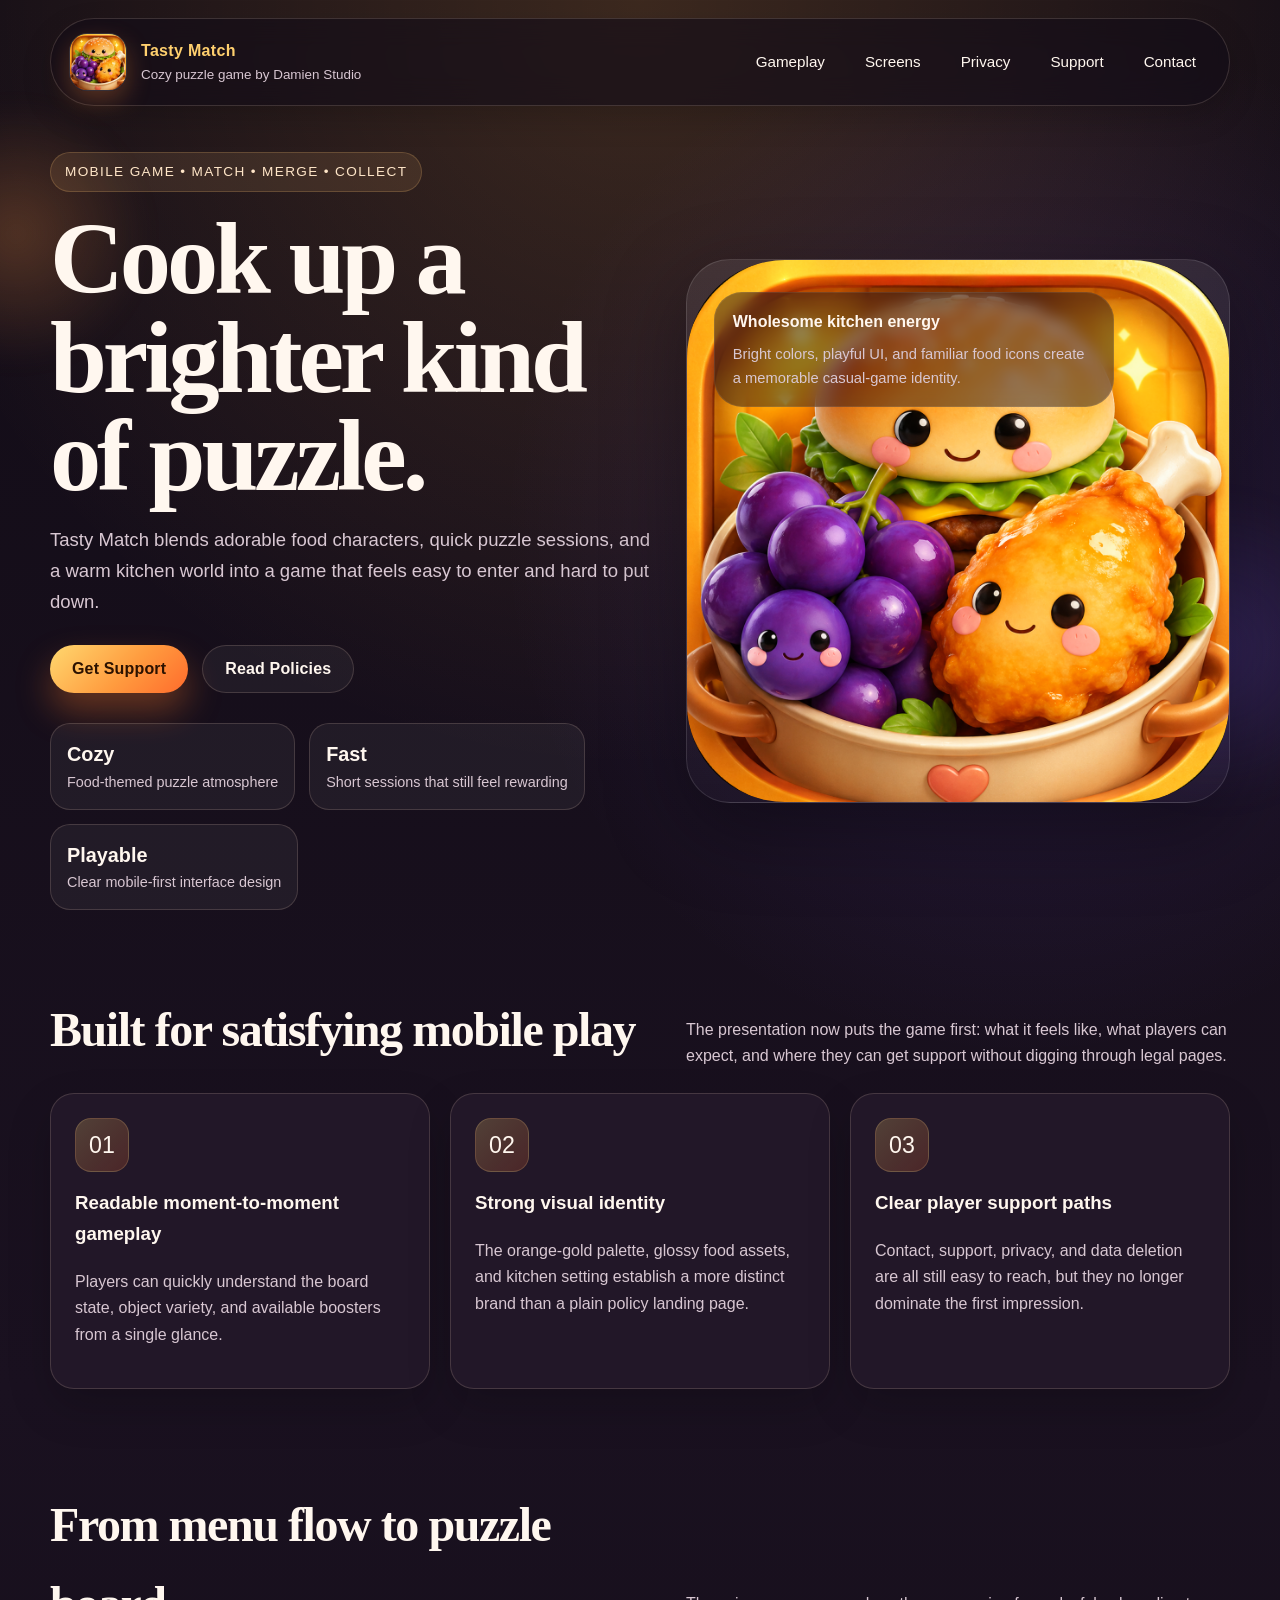
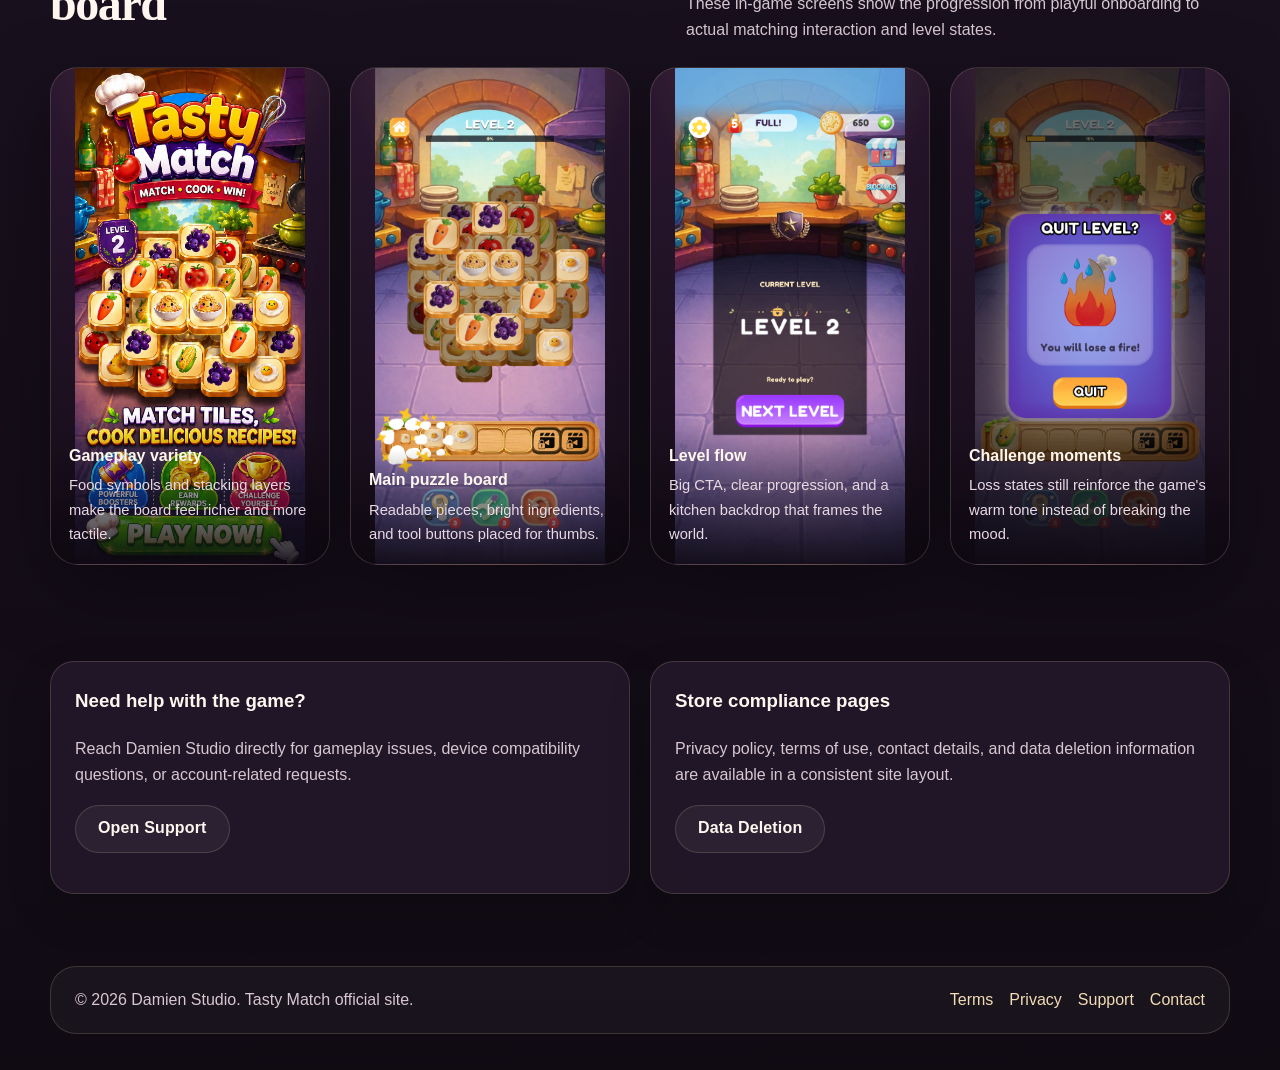
<file: index.html>
<!DOCTYPE html>
<html lang="en">
<head>
    <meta charset="UTF-8"/>
    <meta name="viewport" content="width=device-width, initial-scale=1.0"/>
    <title>Tasty Match - Cozy Food Puzzle Game</title>
    <meta
            name="description"
            content="Tasty Match is a cheerful food-themed puzzle game by Damien Studio with cozy visuals, fast rounds, and satisfying matching gameplay."
    />
    <link rel="stylesheet" href="style.css"/>
</head>
<body>
<div class="site-shell">
    <header class="topbar">
        <div class="container topbar-inner">
            <a class="brand" href="index.html" aria-label="Tasty Match home">
          <span class="brand-mark">
            <img src="images/app_icon.png" alt="Tasty Match app icon"/>
          </span>
                <span class="brand-copy">
            <strong>Tasty Match</strong>
            <span>Cozy puzzle game by Damien Studio</span>
          </span>
            </a>
            <nav class="nav" aria-label="Main navigation">
                <a href="#gameplay">Gameplay</a>
                <a href="#gallery">Screens</a>
                <a href="privacy-policy.html">Privacy</a>
                <a href="support.html">Support</a>
                <a href="contact.html">Contact</a>
            </nav>
        </div>
    </header>

    <main>
        <section class="hero">
            <div class="container hero-grid">
                <div>
                    <div class="eyebrow">Mobile Game • Match • Merge • Collect</div>
                    <h1>Cook up a brighter kind of puzzle.</h1>
                    <p class="lead">
                        Tasty Match blends adorable food characters, quick puzzle sessions, and a warm kitchen world
                        into a game that feels easy to enter and hard to put down.
                    </p>
                    <div class="hero-actions">
                        <a class="button" href="support.html">Get Support</a>
                        <a class="button-secondary" href="privacy-policy.html">Read Policies</a>
                    </div>
                    <div class="hero-stats" aria-label="Game highlights">
                        <div class="stat">
                            <strong>Cozy</strong>
                            <span>Food-themed puzzle atmosphere</span>
                        </div>
                        <div class="stat">
                            <strong>Fast</strong>
                            <span>Short sessions that still feel rewarding</span>
                        </div>
                        <div class="stat">
                            <strong>Playable</strong>
                            <span>Clear mobile-first interface design</span>
                        </div>
                    </div>
                </div>

                <div class="hero-visual">
                    <div class="hero-card">
                        <img class="hero-backdrop" src="images/app_icon.png"
                             alt="Tasty Match key art with cute food characters"/>
                        <div class="hero-badge">
                            <strong>Wholesome kitchen energy</strong>
                            <span>Bright colors, playful UI, and familiar food icons create a memorable casual-game identity.</span>
                        </div>
                    </div>
                </div>
            </div>
        </section>

        <section class="section" id="gameplay">
            <div class="container">
                <div class="section-header">
                    <div>
                        <h2>Built for satisfying mobile play</h2>
                    </div>
                    <p>
                        The presentation now puts the game first: what it feels like, what players can expect, and where
                        they can get support without digging through legal pages.
                    </p>
                </div>

                <div class="feature-grid">
                    <article class="panel feature-card">
                        <div class="feature-icon">01</div>
                        <h3>Readable moment-to-moment gameplay</h3>
                        <p>
                            Players can quickly understand the board state, object variety, and available boosters from
                            a single glance.
                        </p>
                    </article>

                    <article class="panel feature-card">
                        <div class="feature-icon">02</div>
                        <h3>Strong visual identity</h3>
                        <p>
                            The orange-gold palette, glossy food assets, and kitchen setting establish a more distinct
                            brand than a plain policy landing page.
                        </p>
                    </article>

                    <article class="panel feature-card">
                        <div class="feature-icon">03</div>
                        <h3>Clear player support paths</h3>
                        <p>
                            Contact, support, privacy, and data deletion are all still easy to reach, but they no longer
                            dominate the first impression.
                        </p>
                    </article>
                </div>
            </div>
        </section>

        <section class="section" id="gallery">
            <div class="container">
                <div class="section-header">
                    <div>
                        <h2>From menu flow to puzzle board</h2>
                    </div>
                    <p>
                        These in-game screens show the progression from playful onboarding to actual matching
                        interaction and level states.
                    </p>
                </div>

                <div class="gallery-grid">
                    <article class="gallery-card portrait">
                        <img src="images/main_img.png" alt="Tasty Match level menu screenshot"/>
                        <div class="gallery-copy">
                            <strong>Gameplay variety</strong>
                            <span>Food symbols and stacking layers make the board feel richer and more tactile.</span>
                        </div>
                    </article>

                    <article class="gallery-card portrait">
                        <img src="images/match.png" alt="Tasty Match board gameplay screenshot"/>
                        <div class="gallery-copy">
                            <strong>Main puzzle board</strong>
                            <span>Readable pieces, bright ingredients, and tool buttons placed for thumbs.</span>
                        </div>
                    </article>

                    <article class="gallery-card portrait">
                        <img src="images/main_menu.png" alt="Tasty Match gameplay showcase screenshot"/>
                        <div class="gallery-copy">
                            <strong>Level flow</strong>
                            <span>Big CTA, clear progression, and a kitchen backdrop that frames the world.</span>
                        </div>
                    </article>

                    <article class="gallery-card portrait">
                        <img src="images/failed.png" alt="Tasty Match fail state screenshot"/>
                        <div class="gallery-copy">
                            <strong>Challenge moments</strong>
                            <span>Loss states still reinforce the game's warm tone instead of breaking the mood.</span>
                        </div>
                    </article>
                </div>
            </div>
        </section>

        <section class="section">
            <div class="container">
                <div class="info-grid">
                    <article class="panel info-card">
                        <h3>Need help with the game?</h3>
                        <p>
                            Reach Damien Studio directly for gameplay issues, device compatibility questions, or
                            account-related requests.
                        </p>
                        <p><a class="button-secondary" href="support.html">Open Support</a></p>
                    </article>

                    <article class="panel info-card">
                        <h3>Store compliance pages</h3>
                        <p>
                            Privacy policy, terms of use, contact details, and data deletion information are available
                            in a consistent site layout.
                        </p>
                        <p><a class="button-secondary" href="data-deletion.html">Data Deletion</a></p>
                    </article>
                </div>
            </div>
        </section>
    </main>

    <footer class="footer">
        <div class="container footer-inner">
            <p>© 2026 Damien Studio. Tasty Match official site.</p>
            <div class="footer-links">
                <a href="terms-of-use.html">Terms</a>
                <a href="privacy-policy.html">Privacy</a>
                <a href="support.html">Support</a>
                <a href="contact.html">Contact</a>
            </div>
        </div>
    </footer>
</div>
</body>
</html>
</file>
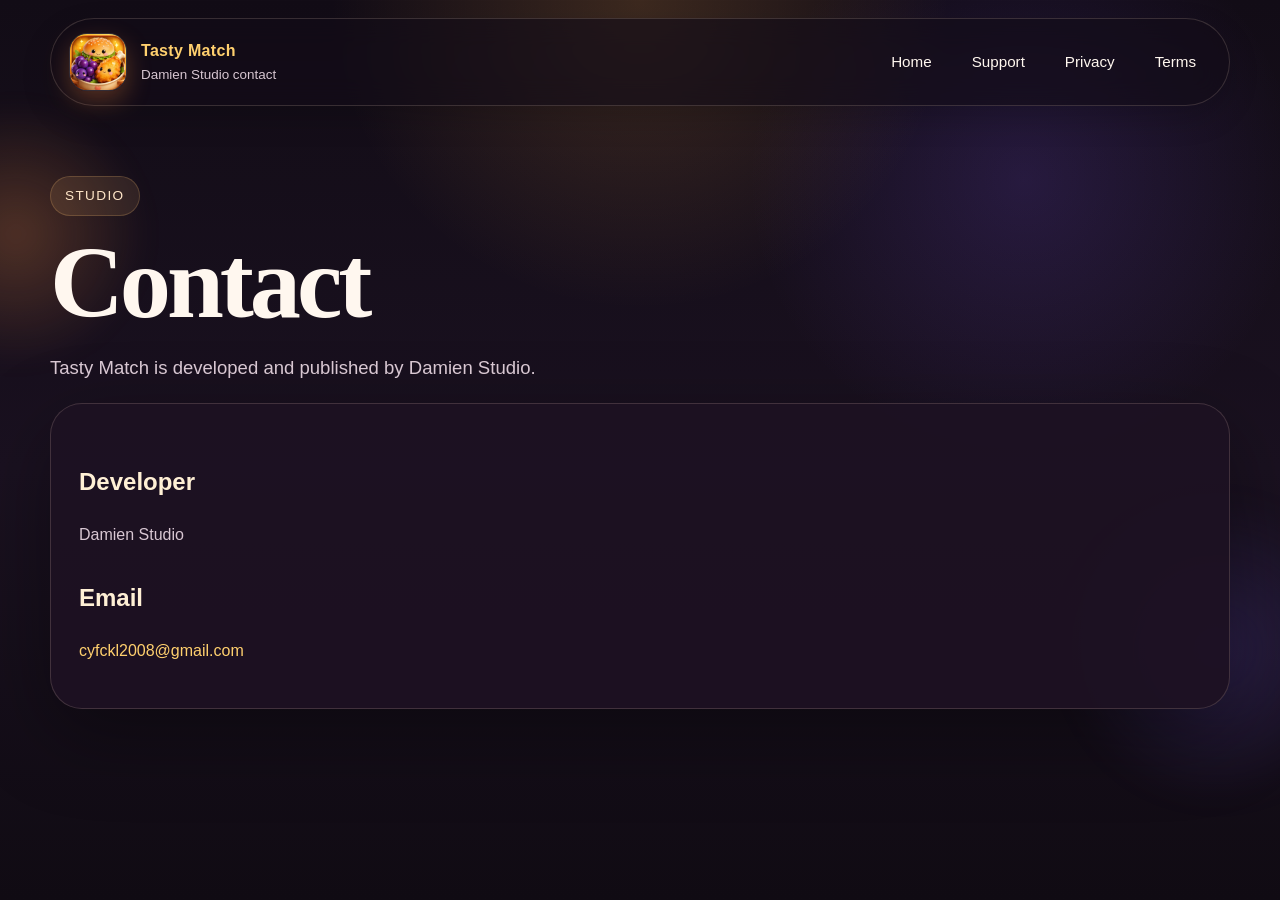
<file: contact.html>
<!DOCTYPE html>
<html lang="en">
<head>
  <meta charset="UTF-8" />
  <meta name="viewport" content="width=device-width, initial-scale=1.0" />
  <title>Contact - Tasty Match</title>
  <link rel="stylesheet" href="style.css" />
</head>
<body>
  <div class="site-shell">
    <header class="topbar">
      <div class="container topbar-inner">
        <a class="brand" href="index.html" aria-label="Tasty Match home">
          <span class="brand-mark"><img src="images/app_icon.png" alt="Tasty Match app icon" /></span>
          <span class="brand-copy">
            <strong>Tasty Match</strong>
            <span>Damien Studio contact</span>
          </span>
        </a>
        <nav class="nav" aria-label="Main navigation">
          <a href="index.html">Home</a>
          <a href="support.html">Support</a>
          <a href="privacy-policy.html">Privacy</a>
          <a href="terms-of-use.html">Terms</a>
        </nav>
      </div>
    </header>

    <main class="article-shell">
      <div class="container">
        <section class="page-hero">
          <div class="eyebrow">Studio</div>
          <h1>Contact</h1>
          <p>Tasty Match is developed and published by Damien Studio.</p>
        </section>

        <article class="article">
          <h2>Developer</h2>
          <p>Damien Studio</p>

          <h2>Email</h2>
          <p><a href="mailto:cyfckl2008@gmail.com">cyfckl2008@gmail.com</a></p>
        </article>
      </div>
    </main>
  </div>
</body>
</html>
</file>
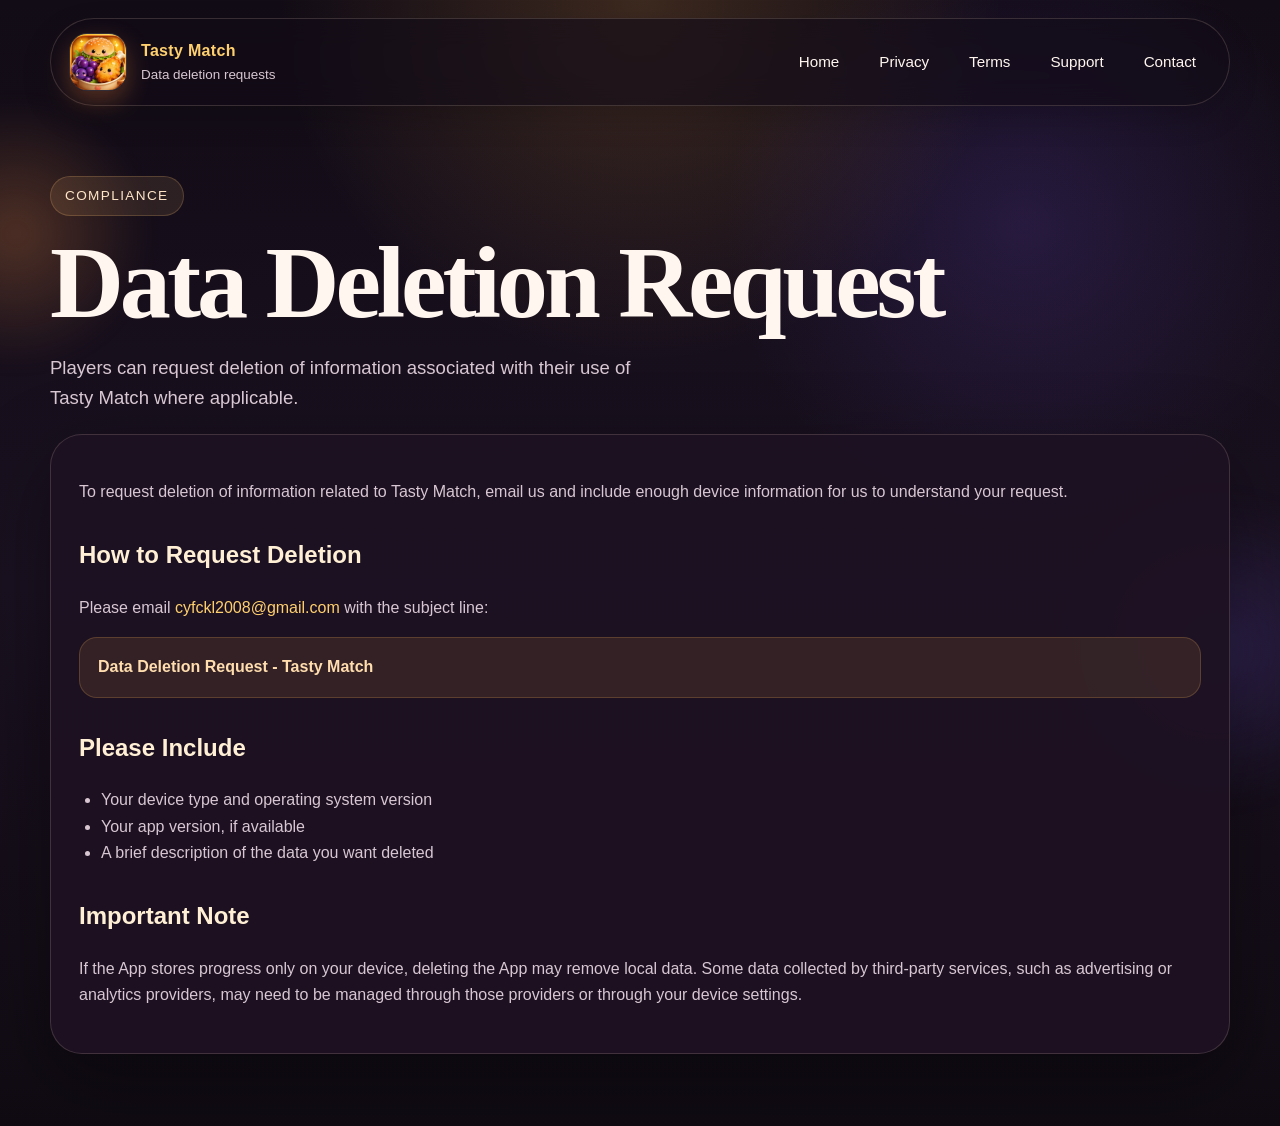
<file: data-deletion.html>
<!DOCTYPE html>
<html lang="en">
<head>
  <meta charset="UTF-8" />
  <meta name="viewport" content="width=device-width, initial-scale=1.0" />
  <title>Data Deletion Request - Tasty Match</title>
  <link rel="stylesheet" href="style.css" />
</head>
<body>
  <div class="site-shell">
    <header class="topbar">
      <div class="container topbar-inner">
        <a class="brand" href="index.html" aria-label="Tasty Match home">
          <span class="brand-mark"><img src="images/app_icon.png" alt="Tasty Match app icon" /></span>
          <span class="brand-copy">
            <strong>Tasty Match</strong>
            <span>Data deletion requests</span>
          </span>
        </a>
        <nav class="nav" aria-label="Main navigation">
          <a href="index.html">Home</a>
          <a href="privacy-policy.html">Privacy</a>
          <a href="terms-of-use.html">Terms</a>
          <a href="support.html">Support</a>
          <a href="contact.html">Contact</a>
        </nav>
      </div>
    </header>

    <main class="article-shell">
      <div class="container">
        <section class="page-hero">
          <div class="eyebrow">Compliance</div>
          <h1>Data Deletion Request</h1>
          <p>Players can request deletion of information associated with their use of Tasty Match where applicable.</p>
        </section>

        <article class="article">
          <p>
            To request deletion of information related to Tasty Match, email us and include enough device information for us to understand your request.
          </p>

          <h2>How to Request Deletion</h2>
          <p>Please email <a href="mailto:cyfckl2008@gmail.com">cyfckl2008@gmail.com</a> with the subject line:</p>
          <div class="notice"><strong>Data Deletion Request - Tasty Match</strong></div>

          <h2>Please Include</h2>
          <ul>
            <li>Your device type and operating system version</li>
            <li>Your app version, if available</li>
            <li>A brief description of the data you want deleted</li>
          </ul>

          <h2>Important Note</h2>
          <p>
            If the App stores progress only on your device, deleting the App may remove local data. Some data collected by third-party services, such as advertising or analytics providers, may need to be managed through those providers or through your device settings.
          </p>
        </article>
      </div>
    </main>
  </div>
</body>
</html>
</file>
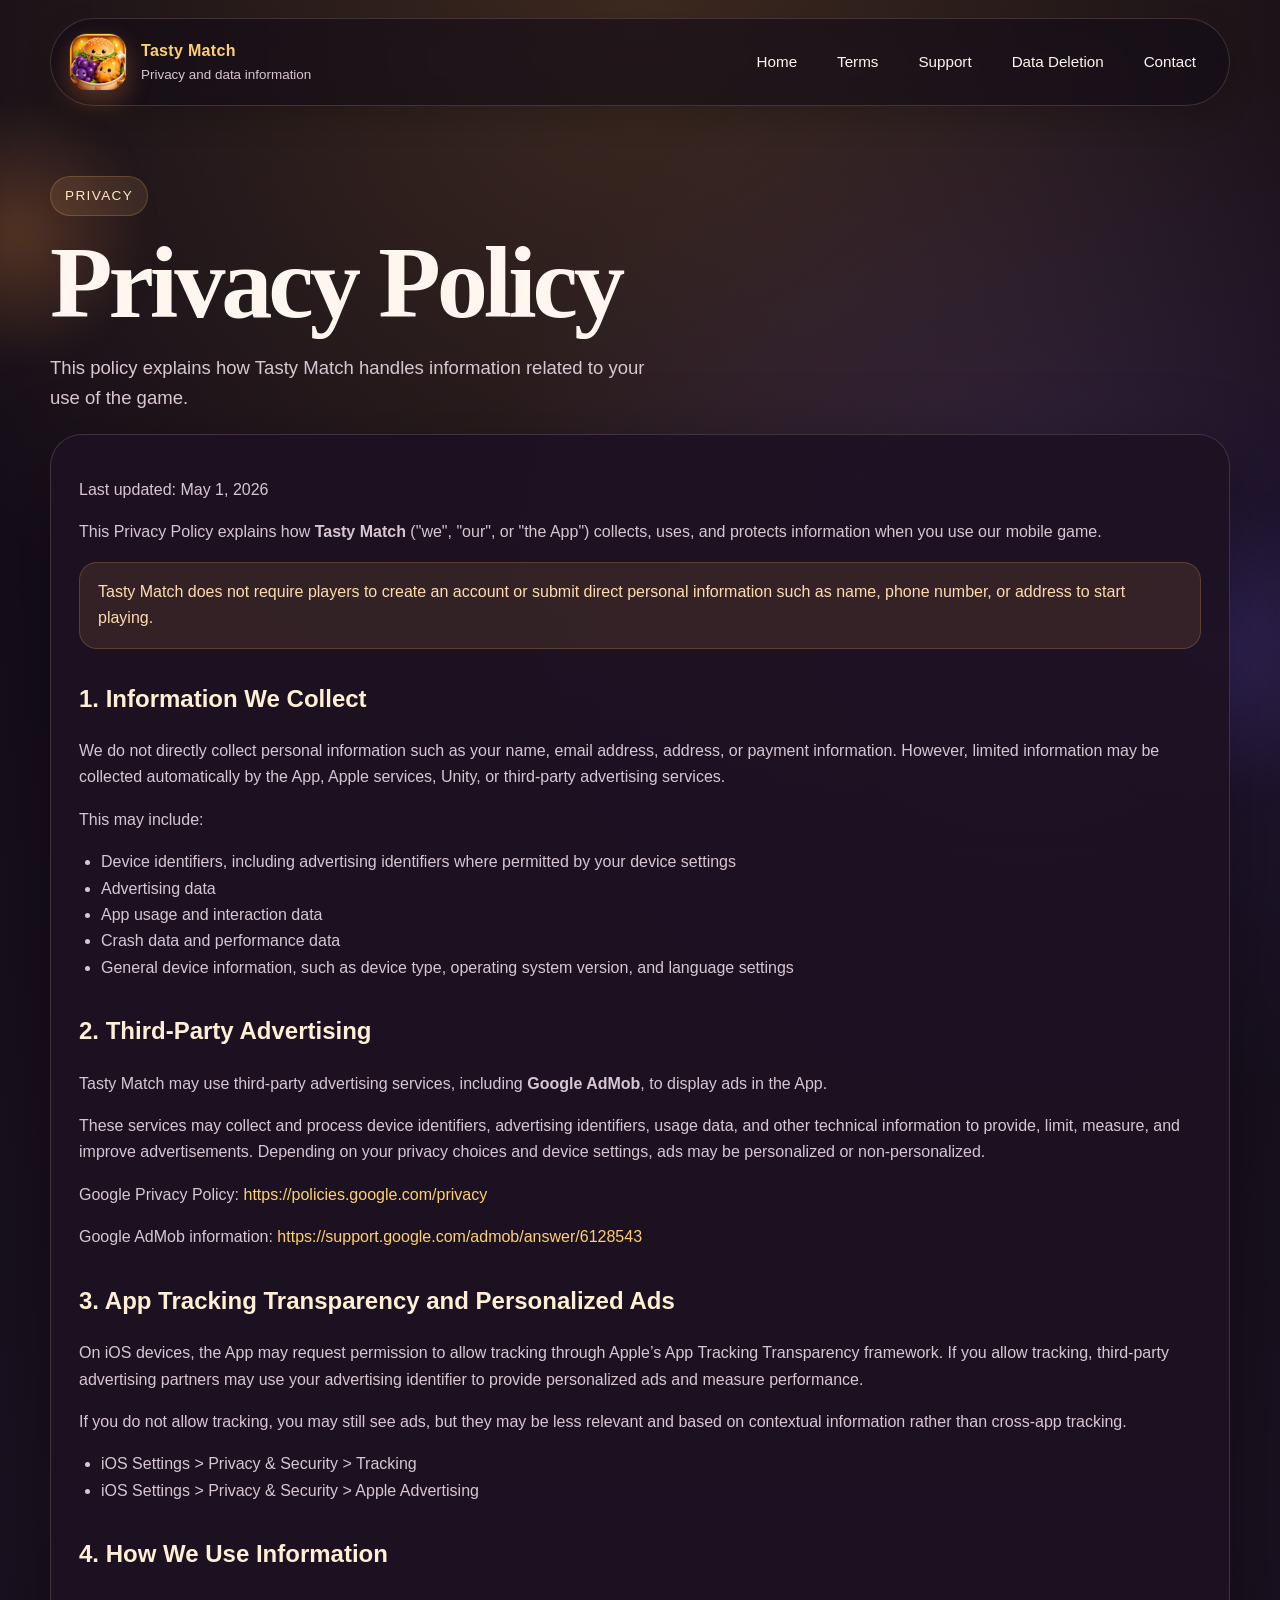
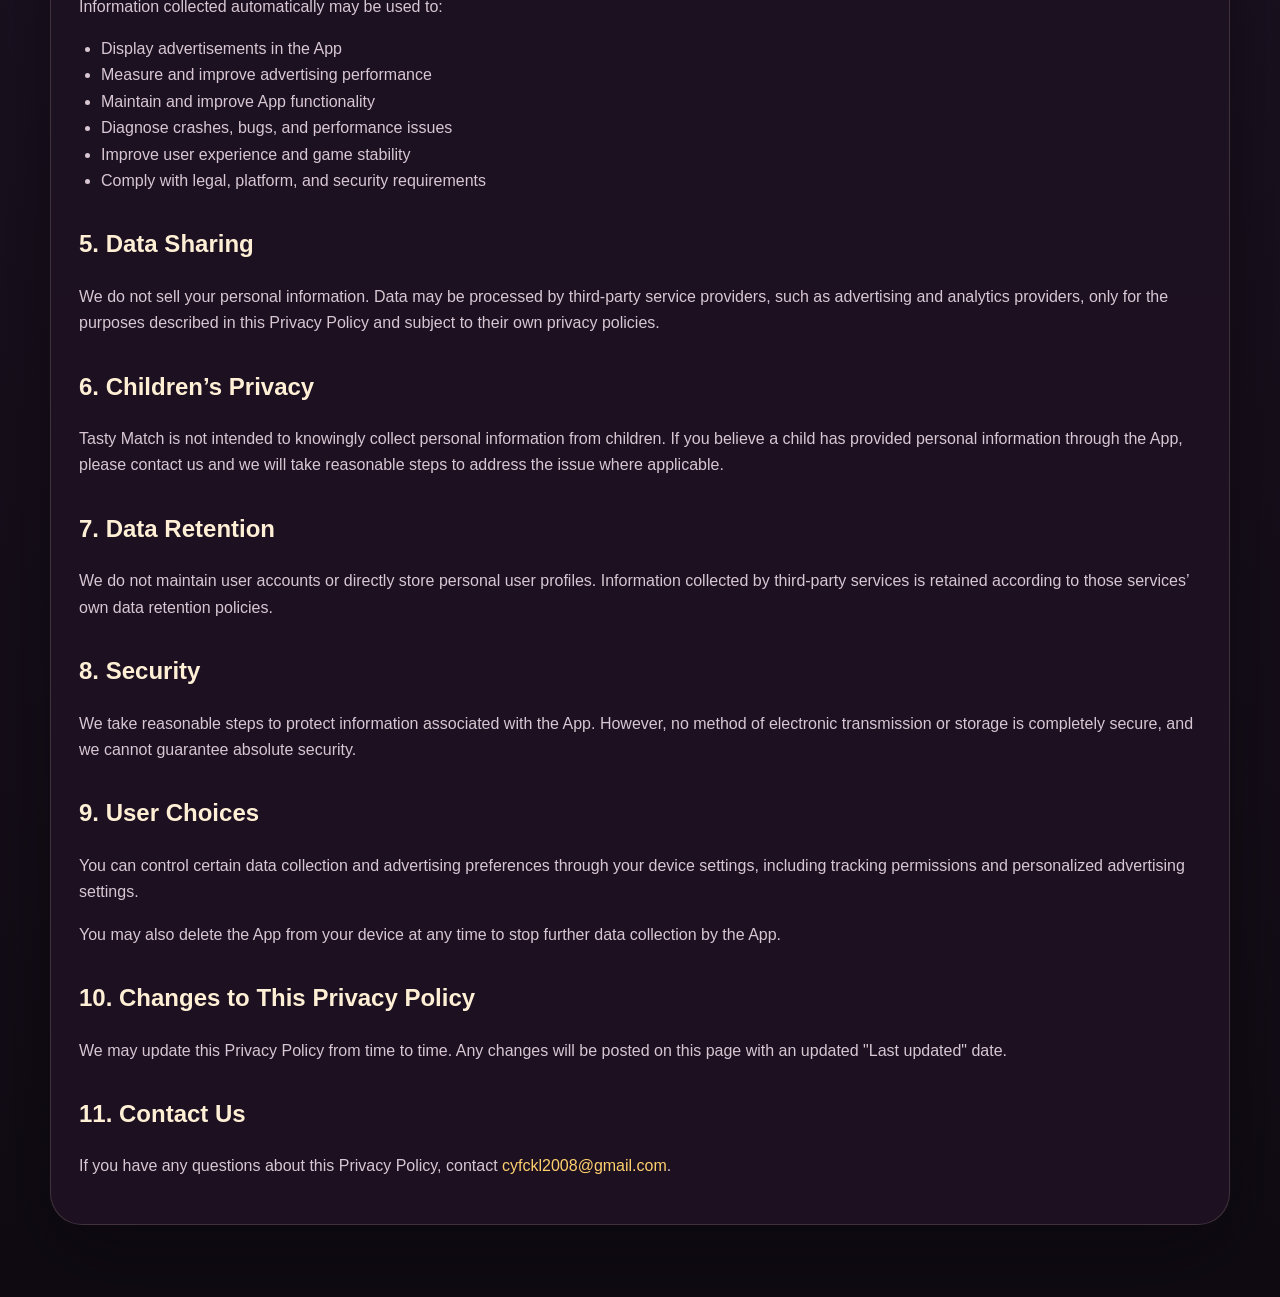
<file: privacy-policy.html>
<!DOCTYPE html>
<html lang="en">
<head>
  <meta charset="UTF-8" />
  <meta name="viewport" content="width=device-width, initial-scale=1.0" />
  <title>Privacy Policy - Tasty Match</title>
  <link rel="stylesheet" href="style.css" />
</head>
<body>
  <div class="site-shell">
    <header class="topbar">
      <div class="container topbar-inner">
        <a class="brand" href="index.html" aria-label="Tasty Match home">
          <span class="brand-mark"><img src="images/app_icon.png" alt="Tasty Match app icon" /></span>
          <span class="brand-copy">
            <strong>Tasty Match</strong>
            <span>Privacy and data information</span>
          </span>
        </a>
        <nav class="nav" aria-label="Main navigation">
          <a href="index.html">Home</a>
          <a href="terms-of-use.html">Terms</a>
          <a href="support.html">Support</a>
          <a href="data-deletion.html">Data Deletion</a>
          <a href="contact.html">Contact</a>
        </nav>
      </div>
    </header>

    <main class="article-shell">
      <div class="container">
        <section class="page-hero">
          <div class="eyebrow">Privacy</div>
          <h1>Privacy Policy</h1>
          <p>This policy explains how Tasty Match handles information related to your use of the game.</p>
        </section>

        <article class="article">
          <p class="meta">Last updated: May 1, 2026</p>

          <p>
            This Privacy Policy explains how <strong>Tasty Match</strong> ("we", "our", or "the App") collects, uses, and protects information when you use our mobile game.
          </p>

          <div class="notice">
            Tasty Match does not require players to create an account or submit direct personal information such as name, phone number, or address to start playing.
          </div>

          <h2>1. Information We Collect</h2>
          <p>
            We do not directly collect personal information such as your name, email address, address, or payment information. However, limited information may be collected automatically by the App, Apple services, Unity, or third-party advertising services.
          </p>
          <p>This may include:</p>
          <ul>
            <li>Device identifiers, including advertising identifiers where permitted by your device settings</li>
            <li>Advertising data</li>
            <li>App usage and interaction data</li>
            <li>Crash data and performance data</li>
            <li>General device information, such as device type, operating system version, and language settings</li>
          </ul>

          <h2>2. Third-Party Advertising</h2>
          <p>
            Tasty Match may use third-party advertising services, including <strong>Google AdMob</strong>, to display ads in the App.
          </p>
          <p>
            These services may collect and process device identifiers, advertising identifiers, usage data, and other technical information to provide, limit, measure, and improve advertisements. Depending on your privacy choices and device settings, ads may be personalized or non-personalized.
          </p>
          <p>
            Google Privacy Policy:
            <a href="https://policies.google.com/privacy" target="_blank" rel="noopener noreferrer">https://policies.google.com/privacy</a>
          </p>
          <p>
            Google AdMob information:
            <a href="https://support.google.com/admob/answer/6128543" target="_blank" rel="noopener noreferrer">https://support.google.com/admob/answer/6128543</a>
          </p>

          <h2>3. App Tracking Transparency and Personalized Ads</h2>
          <p>
            On iOS devices, the App may request permission to allow tracking through Apple’s App Tracking Transparency framework. If you allow tracking, third-party advertising partners may use your advertising identifier to provide personalized ads and measure performance.
          </p>
          <p>
            If you do not allow tracking, you may still see ads, but they may be less relevant and based on contextual information rather than cross-app tracking.
          </p>
          <ul>
            <li>iOS Settings &gt; Privacy &amp; Security &gt; Tracking</li>
            <li>iOS Settings &gt; Privacy &amp; Security &gt; Apple Advertising</li>
          </ul>

          <h2>4. How We Use Information</h2>
          <p>Information collected automatically may be used to:</p>
          <ul>
            <li>Display advertisements in the App</li>
            <li>Measure and improve advertising performance</li>
            <li>Maintain and improve App functionality</li>
            <li>Diagnose crashes, bugs, and performance issues</li>
            <li>Improve user experience and game stability</li>
            <li>Comply with legal, platform, and security requirements</li>
          </ul>

          <h2>5. Data Sharing</h2>
          <p>
            We do not sell your personal information. Data may be processed by third-party service providers, such as advertising and analytics providers, only for the purposes described in this Privacy Policy and subject to their own privacy policies.
          </p>

          <h2>6. Children’s Privacy</h2>
          <p>
            Tasty Match is not intended to knowingly collect personal information from children. If you believe a child has provided personal information through the App, please contact us and we will take reasonable steps to address the issue where applicable.
          </p>

          <h2>7. Data Retention</h2>
          <p>
            We do not maintain user accounts or directly store personal user profiles. Information collected by third-party services is retained according to those services’ own data retention policies.
          </p>

          <h2>8. Security</h2>
          <p>
            We take reasonable steps to protect information associated with the App. However, no method of electronic transmission or storage is completely secure, and we cannot guarantee absolute security.
          </p>

          <h2>9. User Choices</h2>
          <p>
            You can control certain data collection and advertising preferences through your device settings, including tracking permissions and personalized advertising settings.
          </p>
          <p>
            You may also delete the App from your device at any time to stop further data collection by the App.
          </p>

          <h2>10. Changes to This Privacy Policy</h2>
          <p>
            We may update this Privacy Policy from time to time. Any changes will be posted on this page with an updated "Last updated" date.
          </p>

          <h2>11. Contact Us</h2>
          <p>If you have any questions about this Privacy Policy, contact <a href="mailto:cyfckl2008@gmail.com">cyfckl2008@gmail.com</a>.</p>
        </article>
      </div>
    </main>
  </div>
</body>
</html>
</file>
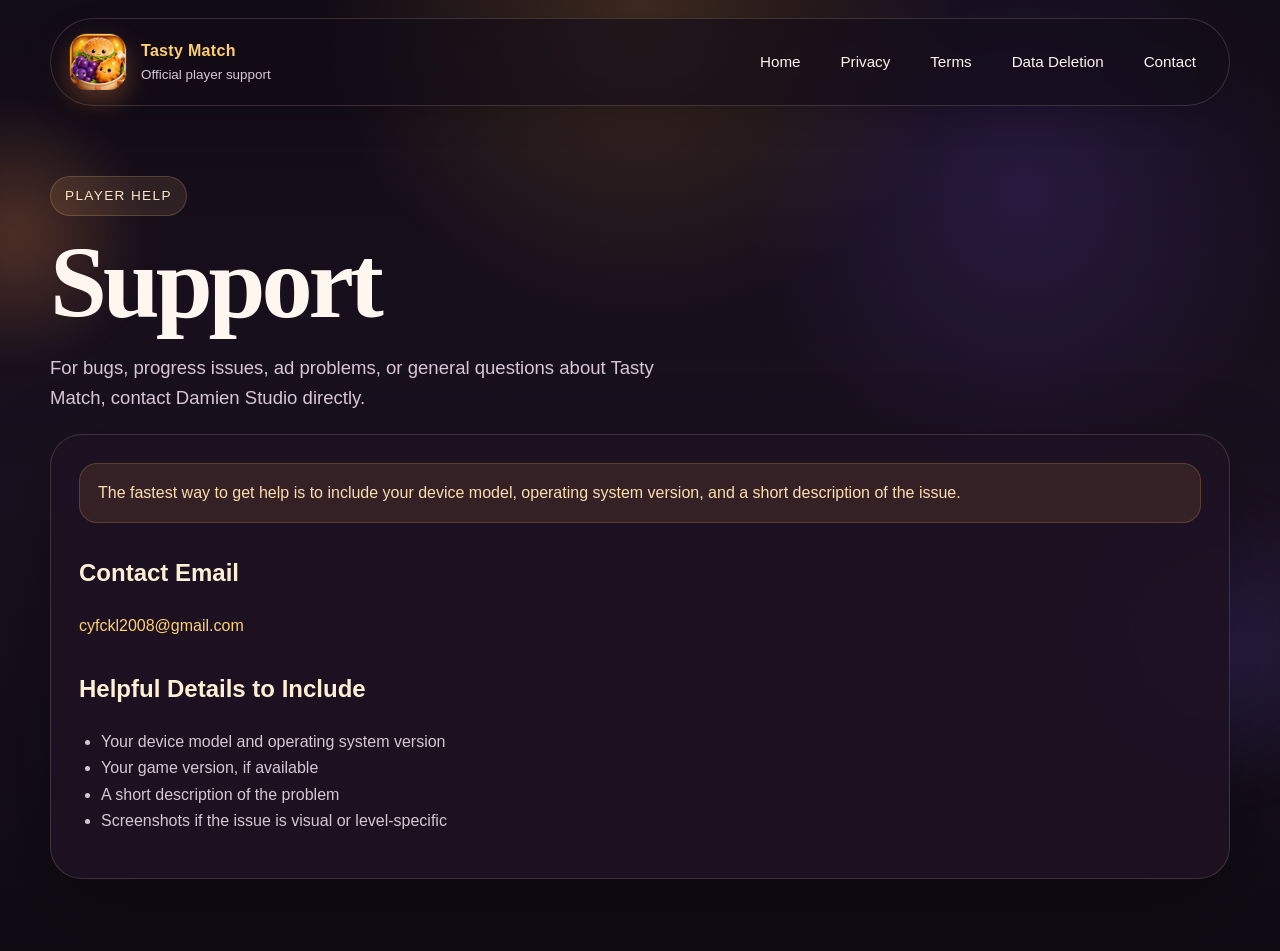
<file: support.html>
<!DOCTYPE html>
<html lang="en">
<head>
  <meta charset="UTF-8" />
  <meta name="viewport" content="width=device-width, initial-scale=1.0" />
  <title>Support - Tasty Match</title>
  <link rel="stylesheet" href="style.css" />
</head>
<body>
  <div class="site-shell">
    <header class="topbar">
      <div class="container topbar-inner">
        <a class="brand" href="index.html" aria-label="Tasty Match home">
          <span class="brand-mark"><img src="images/app_icon.png" alt="Tasty Match app icon" /></span>
          <span class="brand-copy">
            <strong>Tasty Match</strong>
            <span>Official player support</span>
          </span>
        </a>
        <nav class="nav" aria-label="Main navigation">
          <a href="index.html">Home</a>
          <a href="privacy-policy.html">Privacy</a>
          <a href="terms-of-use.html">Terms</a>
          <a href="data-deletion.html">Data Deletion</a>
          <a href="contact.html">Contact</a>
        </nav>
      </div>
    </header>

    <main class="article-shell">
      <div class="container">
        <section class="page-hero">
          <div class="eyebrow">Player Help</div>
          <h1>Support</h1>
          <p>For bugs, progress issues, ad problems, or general questions about Tasty Match, contact Damien Studio directly.</p>
        </section>

        <article class="article">
          <div class="notice">
            The fastest way to get help is to include your device model, operating system version, and a short description of the issue.
          </div>

          <h2>Contact Email</h2>
          <p><a href="mailto:cyfckl2008@gmail.com">cyfckl2008@gmail.com</a></p>

          <h2>Helpful Details to Include</h2>
          <ul>
            <li>Your device model and operating system version</li>
            <li>Your game version, if available</li>
            <li>A short description of the problem</li>
            <li>Screenshots if the issue is visual or level-specific</li>
          </ul>
        </article>
      </div>
    </main>
  </div>
</body>
</html>
</file>
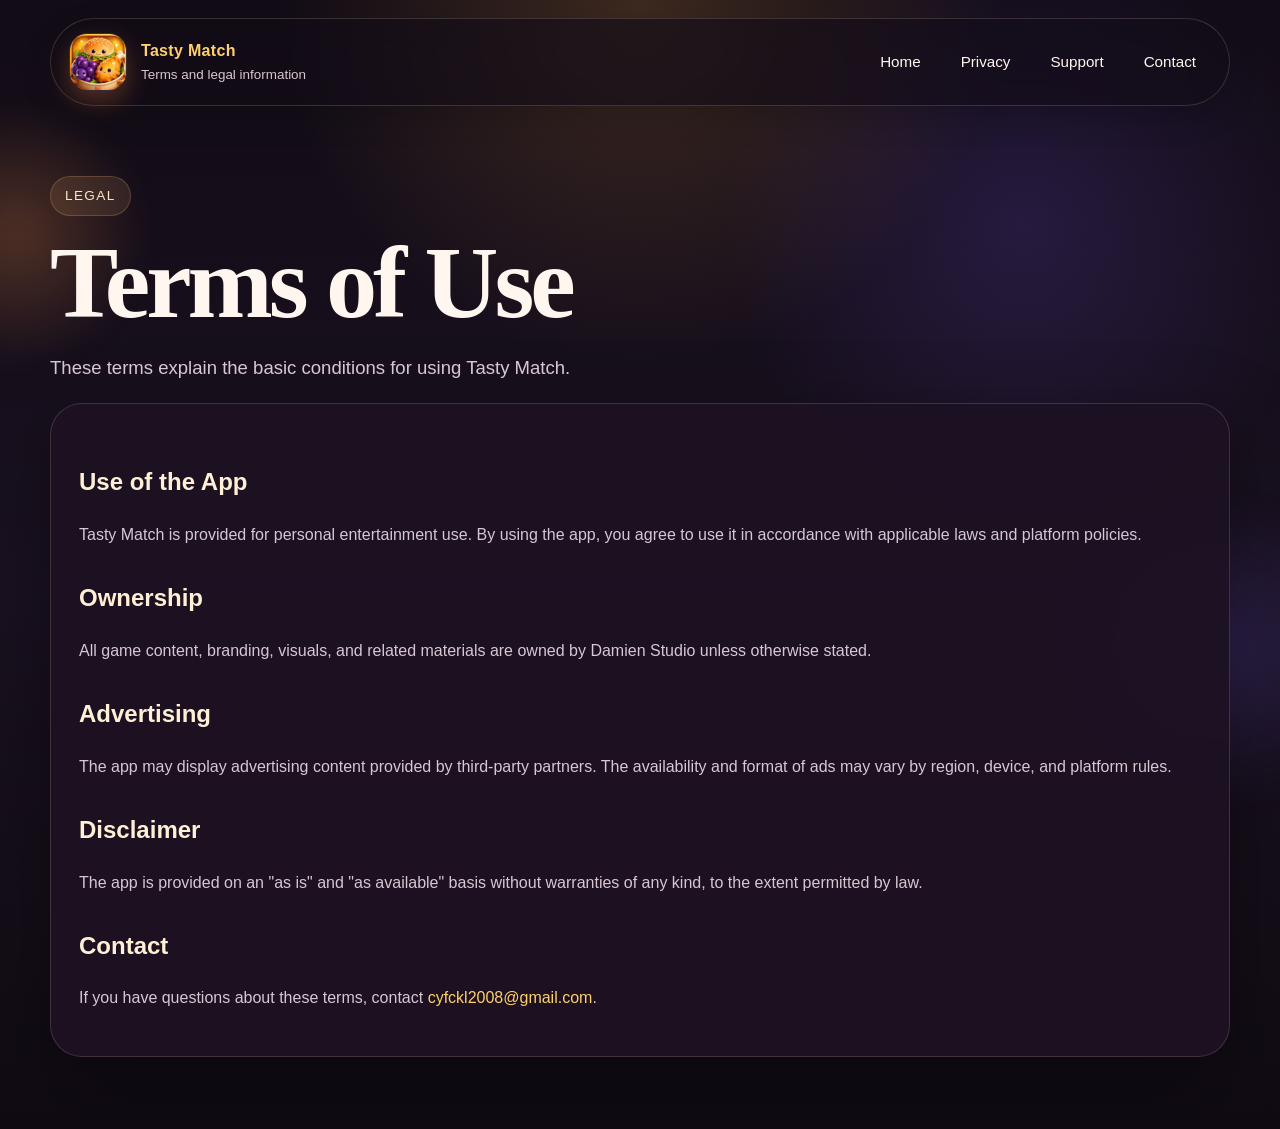
<file: terms-of-use.html>
<!DOCTYPE html>
<html lang="en">
<head>
  <meta charset="UTF-8" />
  <meta name="viewport" content="width=device-width, initial-scale=1.0" />
  <title>Terms of Use - Tasty Match</title>
  <link rel="stylesheet" href="style.css" />
</head>
<body>
  <div class="site-shell">
    <header class="topbar">
      <div class="container topbar-inner">
        <a class="brand" href="index.html" aria-label="Tasty Match home">
          <span class="brand-mark"><img src="images/app_icon.png" alt="Tasty Match app icon" /></span>
          <span class="brand-copy">
            <strong>Tasty Match</strong>
            <span>Terms and legal information</span>
          </span>
        </a>
        <nav class="nav" aria-label="Main navigation">
          <a href="index.html">Home</a>
          <a href="privacy-policy.html">Privacy</a>
          <a href="support.html">Support</a>
          <a href="contact.html">Contact</a>
        </nav>
      </div>
    </header>

    <main class="article-shell">
      <div class="container">
        <section class="page-hero">
          <div class="eyebrow">Legal</div>
          <h1>Terms of Use</h1>
          <p>These terms explain the basic conditions for using Tasty Match.</p>
        </section>

        <article class="article">
          <h2>Use of the App</h2>
          <p>Tasty Match is provided for personal entertainment use. By using the app, you agree to use it in accordance with applicable laws and platform policies.</p>

          <h2>Ownership</h2>
          <p>All game content, branding, visuals, and related materials are owned by Damien Studio unless otherwise stated.</p>

          <h2>Advertising</h2>
          <p>The app may display advertising content provided by third-party partners. The availability and format of ads may vary by region, device, and platform rules.</p>

          <h2>Disclaimer</h2>
          <p>The app is provided on an "as is" and "as available" basis without warranties of any kind, to the extent permitted by law.</p>

          <h2>Contact</h2>
          <p>If you have questions about these terms, contact <a href="mailto:cyfckl2008@gmail.com">cyfckl2008@gmail.com</a>.</p>
        </article>
      </div>
    </main>
  </div>
</body>
</html>
</file>
<file: style.css>
:root {
  --bg: #180f19;
  --bg-soft: #23152a;
  --surface: rgba(37, 25, 43, 0.86);
  --surface-strong: rgba(29, 18, 35, 0.94);
  --surface-light: rgba(255, 247, 237, 0.1);
  --text: #fff7ef;
  --muted: #d8c7d2;
  --accent: #ff9c3f;
  --accent-strong: #ff6b2c;
  --accent-soft: #ffd06e;
  --line: rgba(255, 224, 196, 0.16);
  --shadow: 0 26px 80px rgba(0, 0, 0, 0.35);
  --radius-xl: 32px;
  --radius-lg: 24px;
  --radius-md: 18px;
  --max-width: 1180px;
}

* {
  box-sizing: border-box;
}

html {
  scroll-behavior: smooth;
}

body {
  margin: 0;
  color: var(--text);
  line-height: 1.65;
  font-family: "Trebuchet MS", "Segoe UI", sans-serif;
  background:
    radial-gradient(circle at top, rgba(255, 174, 71, 0.18), transparent 28%),
    radial-gradient(circle at 80% 20%, rgba(131, 88, 255, 0.16), transparent 22%),
    linear-gradient(180deg, #120c16 0%, #1a1120 52%, #100b13 100%);
}

img {
  display: block;
  max-width: 100%;
}

a {
  color: var(--accent-soft);
  text-decoration: none;
}

a:hover {
  color: #ffe8bf;
}

.site-shell {
  min-height: 100vh;
  position: relative;
  overflow: hidden;
}

.site-shell::before,
.site-shell::after {
  content: "";
  position: fixed;
  inset: auto;
  pointer-events: none;
  z-index: 0;
}

.site-shell::before {
  top: 10%;
  left: -8rem;
  width: 18rem;
  height: 18rem;
  background: radial-gradient(circle, rgba(255, 153, 71, 0.25), transparent 65%);
  filter: blur(12px);
}

.site-shell::after {
  right: -6rem;
  bottom: 10%;
  width: 20rem;
  height: 20rem;
  background: radial-gradient(circle, rgba(127, 98, 255, 0.2), transparent 68%);
  filter: blur(16px);
}

.container {
  width: min(var(--max-width), calc(100% - 32px));
  margin: 0 auto;
  position: relative;
  z-index: 1;
}

.topbar {
  padding: 18px 0 12px;
}

.topbar-inner {
  display: flex;
  align-items: center;
  justify-content: space-between;
  gap: 24px;
  padding: 14px 18px;
  border: 1px solid var(--line);
  border-radius: 999px;
  background: rgba(19, 12, 24, 0.62);
  backdrop-filter: blur(14px);
  box-shadow: 0 12px 30px rgba(0, 0, 0, 0.18);
}

.brand {
  display: flex;
  align-items: center;
  gap: 14px;
  min-width: 0;
}

.brand-mark {
  width: 58px;
  height: 58px;
  border-radius: 18px;
  overflow: hidden;
  border: 1px solid rgba(255, 255, 255, 0.14);
  box-shadow: 0 10px 24px rgba(255, 140, 56, 0.28);
  flex: 0 0 auto;
}

.brand-copy strong,
.brand-copy span {
  display: block;
}

.brand-copy strong {
  font-size: 1rem;
  letter-spacing: 0.02em;
}

.brand-copy span {
  color: var(--muted);
  font-size: 0.84rem;
}

.nav {
  display: flex;
  gap: 10px;
  flex-wrap: wrap;
  justify-content: flex-end;
}

.nav a {
  padding: 10px 14px;
  border-radius: 999px;
  color: var(--text);
  font-size: 0.95rem;
  border: 1px solid transparent;
  transition: transform 180ms ease, background 180ms ease, border-color 180ms ease;
}

.nav a:hover,
.nav a:focus-visible {
  background: rgba(255, 255, 255, 0.08);
  border-color: var(--line);
  transform: translateY(-1px);
}

.button,
.button-secondary {
  display: inline-flex;
  align-items: center;
  justify-content: center;
  gap: 10px;
  min-height: 48px;
  padding: 0 22px;
  border-radius: 999px;
  font-weight: 700;
  letter-spacing: 0.01em;
}

.button {
  color: #2c1200;
  background: linear-gradient(135deg, #ffd86f, #ff9c3f 55%, #ff6b2c);
  box-shadow: 0 18px 34px rgba(255, 123, 41, 0.35);
}

.button:hover {
  color: #2c1200;
}

.button-secondary {
  color: var(--text);
  border: 1px solid var(--line);
  background: rgba(255, 255, 255, 0.05);
}

.hero {
  padding: 34px 0 56px;
}

.hero-grid {
  display: grid;
  grid-template-columns: minmax(0, 1.05fr) minmax(320px, 0.95fr);
  gap: 34px;
  align-items: center;
}

.eyebrow {
  display: inline-flex;
  align-items: center;
  gap: 8px;
  margin-bottom: 18px;
  padding: 8px 14px;
  border-radius: 999px;
  color: #ffe6c8;
  background: rgba(255, 193, 117, 0.11);
  border: 1px solid rgba(255, 193, 117, 0.2);
  font-size: 0.85rem;
  text-transform: uppercase;
  letter-spacing: 0.1em;
}

.hero h1,
.page-hero h1 {
  margin: 0;
  line-height: 0.96;
  font-family: Georgia, "Times New Roman", serif;
  font-size: clamp(3.4rem, 9vw, 6.4rem);
  letter-spacing: -0.04em;
}

.hero p.lead,
.page-hero p {
  margin: 20px 0 0;
  max-width: 38rem;
  color: var(--muted);
  font-size: clamp(1rem, 2.1vw, 1.16rem);
}

.hero-actions,
.hero-stats {
  display: flex;
  flex-wrap: wrap;
  gap: 14px;
}

.hero-actions {
  margin-top: 28px;
}

.hero-stats {
  margin-top: 30px;
}

.stat {
  min-width: 124px;
  padding: 14px 16px;
  border-radius: 20px;
  background: rgba(255, 255, 255, 0.05);
  border: 1px solid var(--line);
}

.stat strong,
.stat span {
  display: block;
}

.stat strong {
  font-size: 1.24rem;
}

.stat span {
  color: var(--muted);
  font-size: 0.9rem;
}

.hero-visual {
  position: relative;
}

.hero-card {
  position: relative;
  overflow: hidden;
  border-radius: 44px;
  background: linear-gradient(180deg, rgba(255, 255, 255, 0.08), rgba(255, 255, 255, 0.02));
  border: 1px solid rgba(255, 255, 255, 0.12);
  box-shadow: var(--shadow);
}

.hero-backdrop {
  aspect-ratio: 1 / 1;
  object-fit: cover;
  filter: saturate(1.08);
  border-radius: 98px;
}

.hero-phone {
  position: absolute;
  right: 6%;
  bottom: -2%;
  width: 42%;
  max-width: 250px;
  border-radius: 30px;
  border: 8px solid #140d18;
  box-shadow: 0 24px 50px rgba(0, 0, 0, 0.38);
}

.hero-badge {
  position: absolute;
  left: 5%;
  top: 6%;
  max-width: 400px;
  padding: 16px 18px;
  border-radius: 28px;
  background: rgba(23, 14, 27, 0.46);
  border: 1px solid rgba(255, 255, 255, 0.08);
  backdrop-filter: blur(8px);
}

.hero-badge strong,
.hero-badge span {
  display: block;
}

.hero-badge strong {
  font-size: 1rem;
}

.hero-badge span {
  color: var(--muted);
  margin-top: 6px;
  font-size: 0.92rem;
}

.section {
  padding: 24px 0 72px;
}

.section-header {
  display: flex;
  align-items: end;
  justify-content: space-between;
  gap: 20px;
  margin-bottom: 24px;
}

.section-header h2 {
  margin: 0;
  font-family: Georgia, "Times New Roman", serif;
  font-size: clamp(2rem, 5vw, 3rem);
  letter-spacing: -0.03em;
}

.section-header p {
  max-width: 34rem;
  margin: 0;
  color: var(--muted);
}

.feature-grid,
.info-grid,
.gallery-grid {
  display: grid;
  gap: 20px;
}

.feature-grid {
  grid-template-columns: repeat(3, minmax(0, 1fr));
}

.info-grid {
  grid-template-columns: repeat(2, minmax(0, 1fr));
}

.gallery-grid {
  grid-template-columns: repeat(4, minmax(0, 1fr));
}

.panel {
  padding: 24px;
  border-radius: var(--radius-lg);
  background: var(--surface);
  border: 1px solid var(--line);
  box-shadow: 0 18px 44px rgba(0, 0, 0, 0.18);
  backdrop-filter: blur(10px);
}

.feature-card h3,
.info-card h3,
.article h2,
.article h3 {
  margin-top: 0;
}

.feature-card p,
.info-card p,
.article p,
.article li,
.article .meta {
  color: var(--muted);
}

.feature-icon {
  display: inline-flex;
  align-items: center;
  justify-content: center;
  width: 54px;
  height: 54px;
  margin-bottom: 16px;
  border-radius: 16px;
  font-size: 1.45rem;
  background: linear-gradient(135deg, rgba(255, 216, 111, 0.22), rgba(255, 107, 44, 0.18));
  border: 1px solid rgba(255, 214, 141, 0.18);
}

.gallery-card {
  position: relative;
  overflow: hidden;
  border-radius: 28px;
  min-height: 320px;
  background: #140d18;
  border: 1px solid var(--line);
  box-shadow: var(--shadow);
}

.gallery-card img {
  width: 100%;
  height: 100%;
  object-fit: cover;
}

.gallery-card.portrait {
  aspect-ratio: 9 / 16;
  min-height: 0;
  background:
    radial-gradient(circle at top, rgba(255, 180, 85, 0.18), transparent 28%),
    linear-gradient(180deg, #2a1730 0%, #160d19 100%);
}

.gallery-card.portrait img {
  object-fit: contain;
  object-position: center top;
}

.gallery-copy {
  position: absolute;
  inset: auto 0 0 0;
  padding: 18px;
  background: linear-gradient(180deg, transparent, rgba(13, 8, 16, 0.9));
}

.gallery-copy strong,
.gallery-copy span {
  display: block;
}

.gallery-copy span {
  margin-top: 4px;
  color: #e9d9e4;
  font-size: 0.92rem;
}

.notice {
  padding: 16px 18px;
  border-radius: 18px;
  background: rgba(255, 186, 84, 0.1);
  border: 1px solid rgba(255, 186, 84, 0.2);
  color: #ffddae;
}

.article-shell {
  padding: 24px 0 72px;
}

.page-hero {
  padding: 34px 0 20px;
}

.article {
  padding: 28px;
  border-radius: var(--radius-xl);
  background: var(--surface-strong);
  border: 1px solid var(--line);
  box-shadow: var(--shadow);
}

.article h2 {
  color: #fff0d5;
  margin-top: 30px;
}

.article h3 {
  color: #ffe7bb;
  margin-top: 24px;
}

.article ul {
  padding-left: 22px;
}

.article .meta {
  margin-top: 14px;
  margin-bottom: 0;
}

.footer {
  padding: 0 0 36px;
}

.footer-inner {
  display: flex;
  justify-content: space-between;
  gap: 16px;
  align-items: center;
  padding: 20px 24px;
  border-radius: 26px;
  border: 1px solid var(--line);
  background: rgba(255, 255, 255, 0.04);
}

.footer-inner p {
  margin: 0;
  color: var(--muted);
}

.footer-links {
  display: flex;
  gap: 16px;
  flex-wrap: wrap;
}

.footer-links a {
  color: #f3dcb6;
}

@media (max-width: 980px) {
  .hero-grid,
  .feature-grid,
  .gallery-grid,
  .info-grid {
    grid-template-columns: 1fr;
  }

  .topbar-inner,
  .section-header,
  .footer-inner {
    border-radius: 28px;
  }

  .topbar-inner,
  .section-header,
  .footer-inner {
    flex-direction: column;
    align-items: flex-start;
  }

  .nav {
    justify-content: flex-start;
  }

  .hero-phone {
    width: 46%;
  }
}

@media (max-width: 640px) {
  body {
    line-height: 1.58;
  }

  .container {
    width: min(var(--max-width), calc(100% - 20px));
  }

  .topbar {
    padding-top: 10px;
  }

  .topbar-inner,
  .panel,
  .article,
  .footer-inner {
    padding: 18px;
  }

  .nav a,
  .button,
  .button-secondary {
    width: 100%;
  }

  .hero {
    padding-top: 18px;
  }

  .hero-badge {
    position: static;
    max-width: none;
    margin: 14px;
  }

  .hero-phone {
    position: static;
    width: calc(100% - 28px);
    max-width: none;
    margin: -10px auto 14px;
  }
}
</file>
